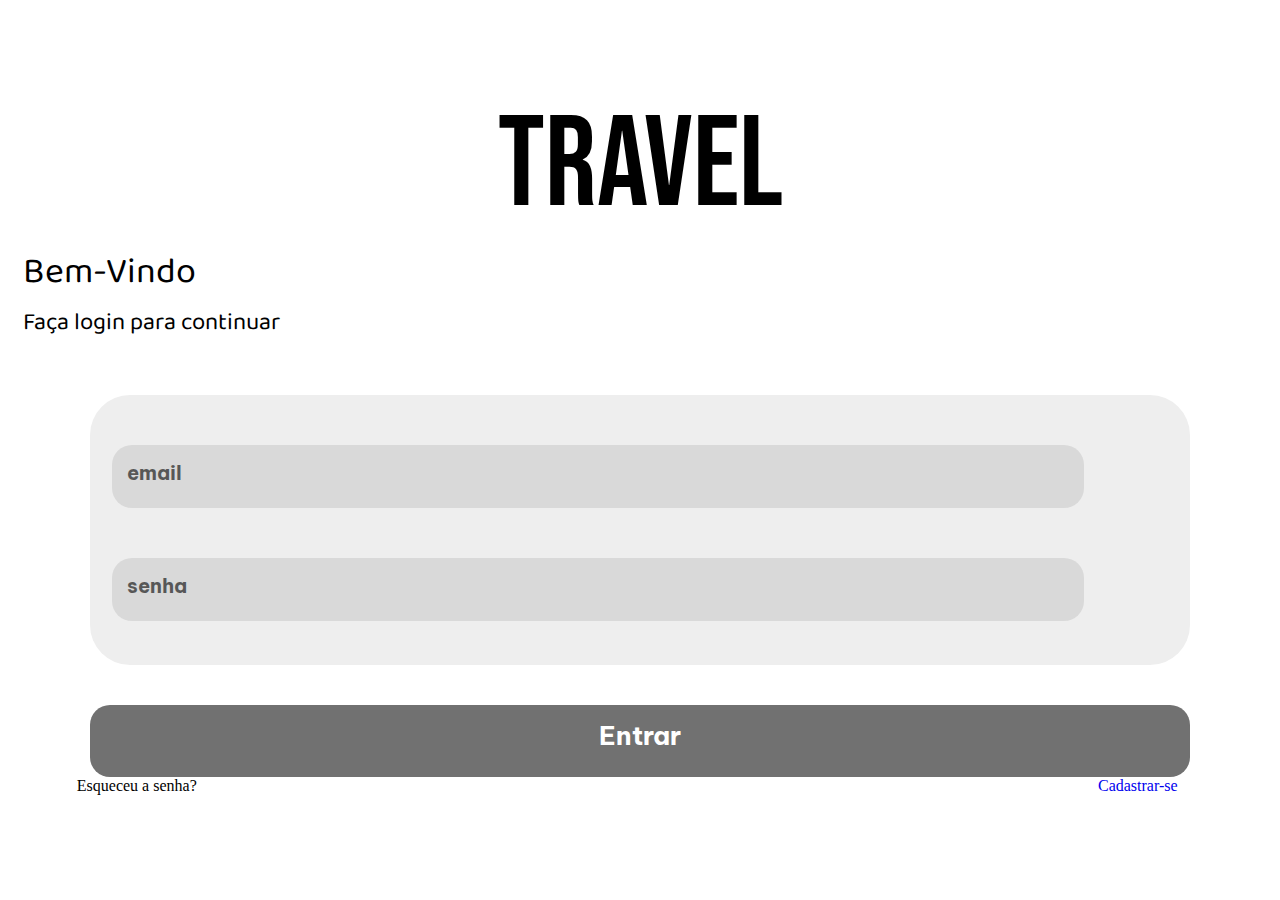
<file: index.html>
<!DOCTYPE html>
<html lang="en">

<head>
    <meta charset="UTF-8">
    <meta http-equiv="X-UA-Compatible" content="IE=edge">
    <meta name="viewport" content="width=device-width, initial-scale=1.0">
    <link rel="stylesheet" href="./css/style.css">
    <title>Tela de login</title>
</head>

<body>
    <div>
        <h1 class="titulo">TRAVEL</h1>
        <p id="BemVindo-Texto">Bem-Vindo</p>
        <p id="FaçaLogin-Texto">Faça login para continuar</p>
    </div>

    <div class="container-login">
        <div class="container-email">
            <p>email</p>
        </div>
        <div class="container-senha">
            <p>senha</p>
        </div>
    </div>
    <div class="botao-entrar">
        <a href="./HomePage.html">
            <p>Entrar</p>
        </a>
    </div>
    <div class="botao-entrar-adicional">
        <p>Esqueceu a senha?</p>
        <a href="./TelaDeCadastro.html">
            <p>Cadastrar-se</p>
        </a>
    </div>
</body>

</html>
</file>
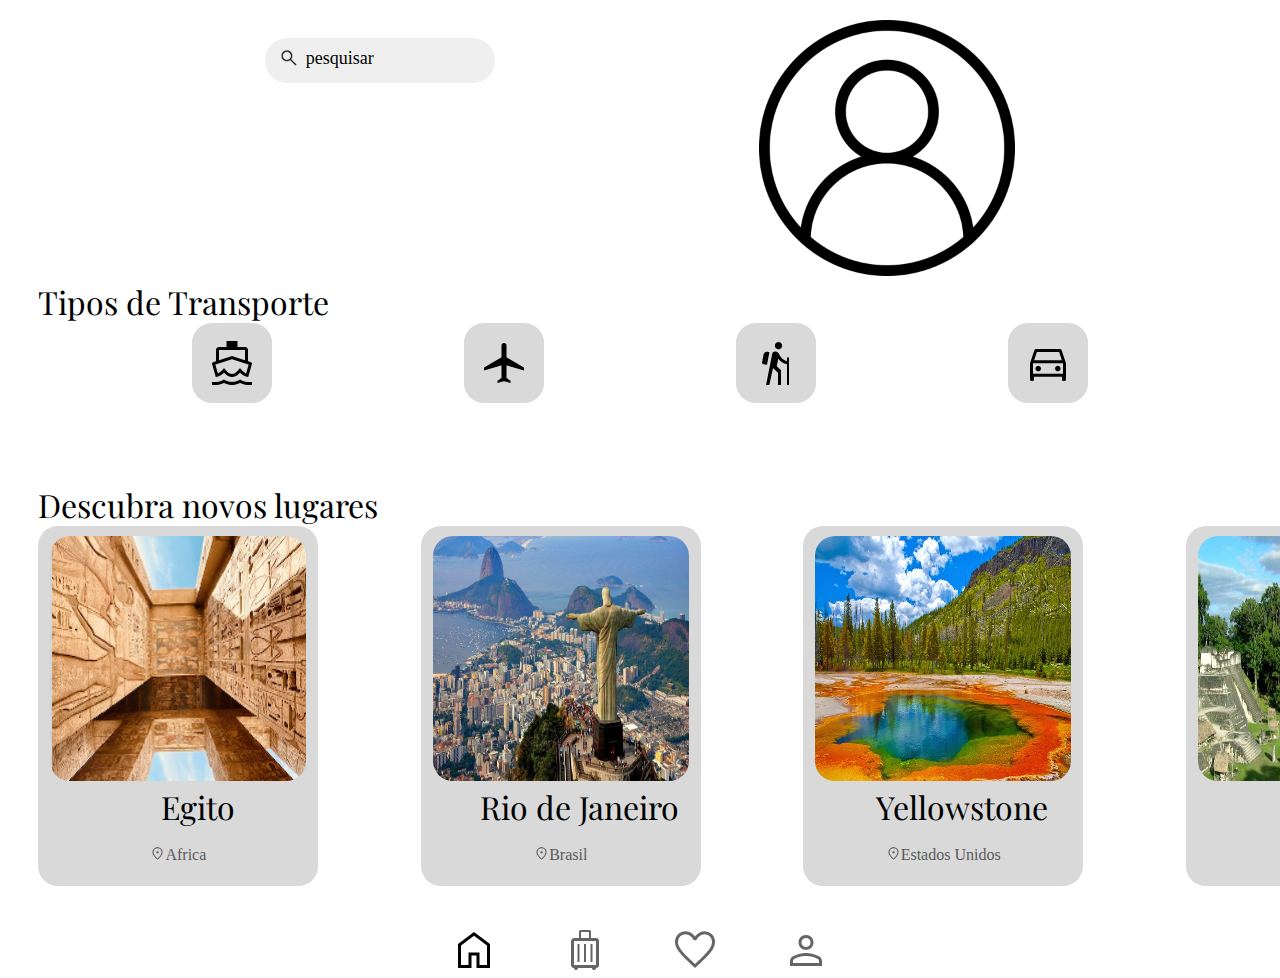
<file: HomePage.html>
<!DOCTYPE html>
<html lang="en">

<head>
    <meta charset="UTF-8">
    <meta http-equiv="X-UA-Compatible" content="IE=edge">
    <meta name="viewport" content="width=device-width, initial-scale=1.0">
    <link rel="stylesheet" href="./css/style.css">
    <title>Home Page</title>
</head>

<body>
    <div class="cabeçario">
        <div class="barra-pesquisa">
            <img src="./midia/search_icon.png" alt="">
            <p>pesquisar</p>
        </div>
        <div class="icon-conta">
            <img src="./midia/user-profile-icon-free-vector.png" alt="">
        </div>
    </div>
    <div class="corpo">
        <div>
            <h1>Tipos de Transporte</h1>
            <div class="transportes">
                <div class="caixa-transporte">
                    <img src="./midia/barco_icon.png" alt="">
                </div>
                <div class="caixa-transporte">
                    <img src="./midia/aviao_icon.png" alt="">
                </div>
                <div class="caixa-transporte">
                    <img src="./midia/pessoa_icon.png" alt="">
                </div>
                <div class="caixa-transporte">
                    <img src="./midia/carro_icon.png" alt="">
                </div>
            </div>
        </div>
        <h1>Descubra novos lugares</h1>
        <div class="caixa-carrossel">
            <div class="carrossel">
                <img src="./midia/egito.png" alt="">
                <h1>Egito</h1>
                <div class="baixo-foto">
                    <img src="./midia/local_icon.png" alt="">
                    <p>Africa</p>
                </div>
            </div>
            <div class="carrossel">
                <img src="./midia/rio-de-janeiro.webp" alt="">
                <h1>Rio de Janeiro</h1>
                <div class="baixo-foto">
                    <img src="./midia/local_icon.png" alt="">
                    <p>Brasil</p>
                </div>
            </div>
            <div class="carrossel">
                <img src="./midia/yellowstone.jpg" alt="">
                <h1>Yellowstone</h1>
                <div class="baixo-foto">
                    <img src="./midia/local_icon.png" alt="">
                    <p>Estados Unidos</p>
                </div>
            </div>
            <div class="carrossel">
                <img src="./midia/tikal.jpg" alt="">
                <h1>Tikal</h1>
                <div class="baixo-foto">
                    <img src="./midia/local_icon.png" alt="">
                    <p>Guatemala</p>
                </div>
            </div>
        </div>

    </div>
    <div class="rodape">
        <div class="botao-troca">
            <a href="./HomePage.html">
                <img id="selecionado" src="./midia/casa_icon.png" alt="">
            </a>
        </div>
        <div class="botao-troca">
            <img src="./midia/bagagem_icon.png" alt="">
        </div>
        <div class="botao-troca">
            <img src="./midia/coração_icon.png" alt="">
        </div>
        <div class="botao-troca">
            <a href="./PerfilUser.html">
                <img src="./midia/conta_icon.png" alt="">
            </a>
        </div>
    </div>
</body>

</html>
</file>
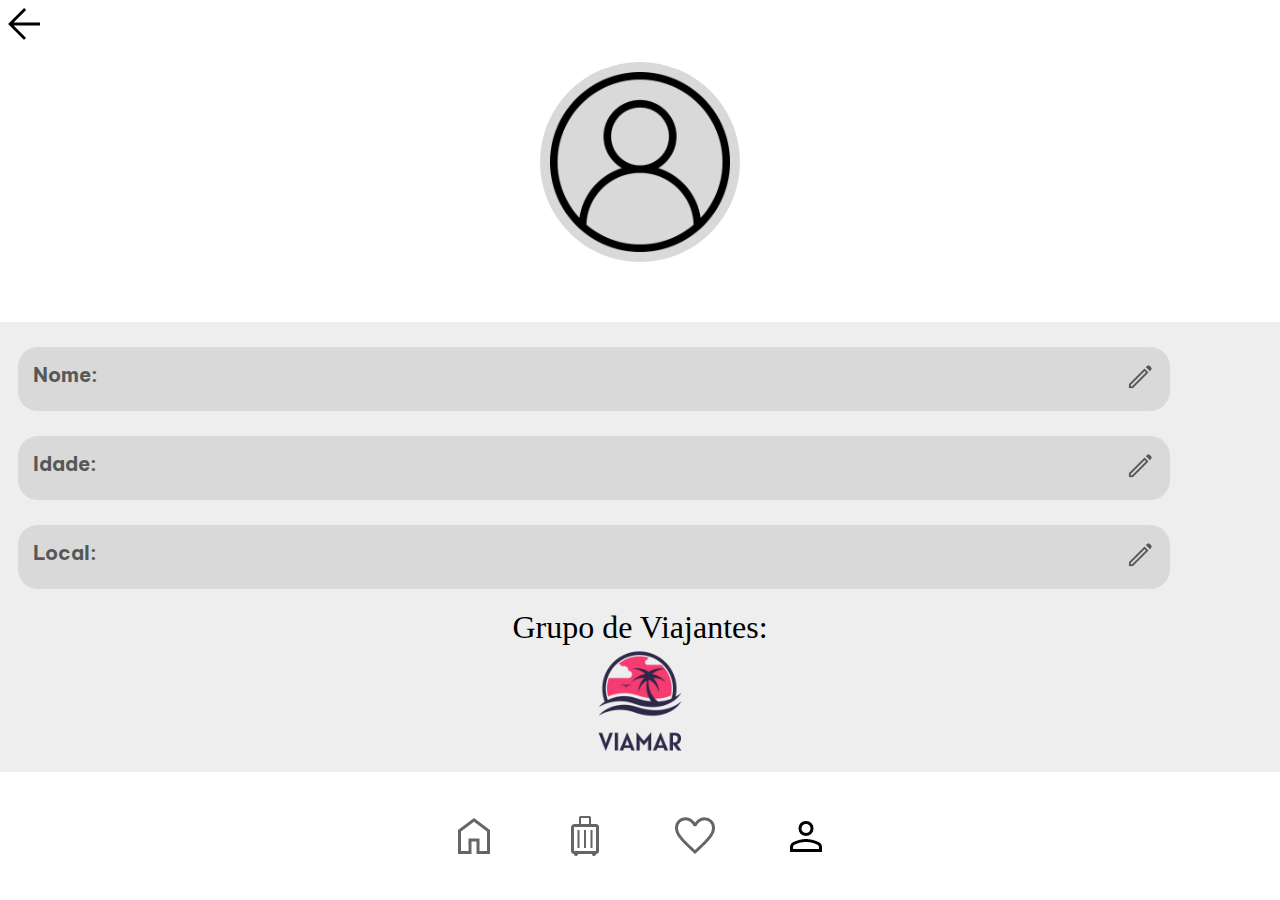
<file: PerfilUser.html>
<!DOCTYPE html>
<html lang="en">
<head>
    <meta charset="UTF-8">
    <meta http-equiv="X-UA-Compatible" content="IE=edge">
    <meta name="viewport" content="width=device-width, initial-scale=1.0">
    <link rel="stylesheet" href="./css/style.css">
    <title>Perfil Usuario</title>
</head>
<body>
    <a href="./HomePage.html">
        <img src="./midia/setavoltar_icon.png" alt="">
    </a>
    <div class="foto-user-caixa">
        <div class="foto-user">
            <img src="./midia/user-profile-icon-free-vector.png" alt="">
        </div>
    </div>
    <div class="caixa-dadosPessoais">
        <div class="dados-inserir">
            <p>Nome: </p>
            <img src="./midia/editar-icon.png" alt="">
        </div>
        <div class="dados-inserir">
            <p>Idade: </p>
            <img src="./midia/editar-icon.png" alt="">
        </div>
        <div class="dados-inserir">
            <p>Local: </p>
            <img src="./midia/editar-icon.png" alt="">
        </div>
        <div class="grupo-viajante">
            <p>Grupo de Viajantes:</p>
            <img src="./midia/logo-grupo-icon.png" alt="">
        </div>
    </div>
    <div class="rodape">
        <div class="botao-troca">
            <a href="./HomePage.html">
                <img src="./midia/casa_icon.png" alt="">
            </a> 
        </div>
        <div class="botao-troca">
            <img src="./midia/bagagem_icon.png" alt="">
        </div>
        <div class="botao-troca">
            <img src="./midia/coração_icon.png" alt="">
        </div>
        <div class="botao-troca">
            <a href="./PerfilUser.html">
                <img id="selecionado" src="./midia/conta_icon.png" alt="">
            </a>
        </div>
    </div>
</body>
</html>
</file>
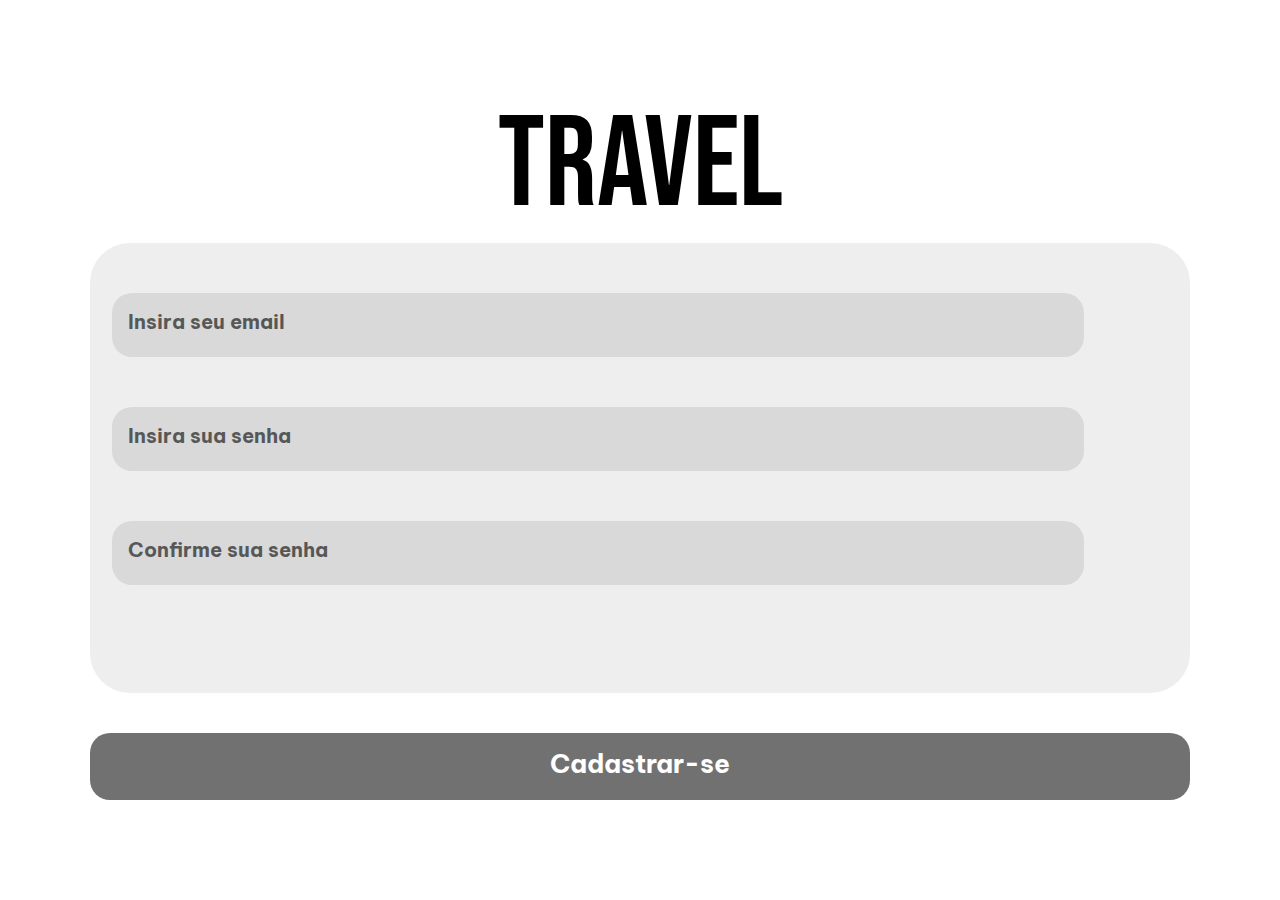
<file: TelaDeCadastro.html>
<!DOCTYPE html>
<html lang="en">
<head>
    <meta charset="UTF-8">
    <meta http-equiv="X-UA-Compatible" content="IE=edge">
    <meta name="viewport" content="width=device-width, initial-scale=1.0">
    <link rel="stylesheet" href="./css/style.css">
    <title>Tela de cadastro</title>
</head>
<body>
    <div>
        <h1 class="titulo-cadastro">TRAVEL</h1>
    </div>
    <div class="container-cadastro">
        <div class="container-cadastro-dentro">
            <p>Insira seu email</p>
        </div>
        <div class="container-cadastro-dentro">
            <p>Insira sua senha</p>
        </div>
        <div class="container-cadastro-dentro">
            <p>Confirme sua senha</p>
        </div>
    </div>
    <div class="botao-cadastro">
        <a href="./HomePage.html">
            <p>Cadastrar-se</p>
        </a>
    </div>
</body>
</html>
</file>
<file: css/style.css>
@import url('https://fonts.googleapis.com/css2?family=Bebas+Neue&display=swap');
@import url('https://fonts.googleapis.com/css2?family=Baloo+Da+2&display=swap');
@import url('https://fonts.googleapis.com/css2?family=Be+Vietnam+Pro:wght@100&display=swap');
@import url('https://fonts.googleapis.com/css2?family=Playfair+Display&display=swap');

*{
    margin: 0;
    padding: 0;
    text-decoration: none;
}

/* Tela de login */
.titulo{
    font-family: 'Bebas Neue', 'cursive';
    font-size: 128px;
    display: flex;
    margin-top: 10vh;
    justify-content: center;
    font-weight: lighter;
}
#BemVindo-Texto{
    font-family: 'Baloo Da 2', cursive;
    font-size: 36px;
    margin-left: 23px;

}
#FaçaLogin-Texto{
    font-family: 'Baloo Da 2', cursive;
    font-size: 24px;
    margin-left: 23px;
    height: 32px;
}
.container-login{
    background-color: #EEEEEE;
    margin-left: 23px;
    margin-top: 60px;
    width: 86vw;
    height: 30vh;
    border-radius: 40px;
    overflow: auto;
    margin-left: auto;
    margin-right: auto;
}
.container-email{
    background-color: #D9D9D9;
    width: 76vw;
    height: 7vh;
    border-radius: 20px;
    margin-top: 50px;
    margin-left: 22px;
    overflow: auto;
}
.container-email p{
    font-family: 'Be Vietnam Pro', sans-serif;
    opacity: 60%;
    font-size: 20px;
    font-weight:bolder;
    margin-left: 15px;
    margin-top: 15px;
}
.container-senha{
    background-color: #D9D9D9;
    width: 76vw;
    height: 7vh;
    border-radius: 20px;
    margin-top: 50px;
    margin-left: 22px;
    overflow: auto;
}
.container-senha p{
    font-family: 'Be Vietnam Pro', sans-serif;
    opacity: 60%;
    font-size: 20px;
    font-weight:bolder;
    margin-left: 15px;
    margin-top: 15px;
}
.botao-entrar{
    background-color: #717171;
    width: 86vw;
    height: 8vh;
    border-radius: 20px;
    margin-top: 40px;
    overflow: auto;
    margin-left: auto;
    margin-right: auto;
}
.botao-entrar p{
    font-family: 'Be Vietnam Pro', sans-serif;
    color: #ffffff;
    font-size: 26px;
    font-weight: bolder;
    margin-top: 14px;
    display: flex;
    justify-content: center;
}
.botao-entrar-adicional{
    width: 86vw;
    margin-left: 6vw;
    display: flex;
    justify-content: space-between;
}
/* Tela de login */

/* Tela de cadastro */
.titulo-cadastro{
    font-family: 'Bebas Neue', 'cursive';
    font-size: 128px;
    display: flex;
    margin-top: 10vh;
    justify-content: center;
    font-weight: lighter;
}
.container-cadastro{
    background-color: #EEEEEE;
    margin-left: 23px;
    width: 86vw;
    height: 50vh;
    border-radius: 40px;
    overflow: auto;
    margin-left: auto;
    margin-right: auto;
}

.container-cadastro-dentro{
    background-color: #D9D9D9;
    width: 76vw;
    height: 64px;
    border-radius: 20px;
    margin-top: 50px;
    margin-left: 22px;
    overflow: auto;
}
.container-cadastro-dentro p{
    font-family: 'Be Vietnam Pro', sans-serif;
    opacity: 60%;
    font-size: 20px;
    font-weight:bolder;
    margin-left: 16px;
    margin-top: 16px;
}

.botao-cadastro{
    background-color: #717171;
    width: 86vw;
    height: 67px;
    border-radius: 20px;
    margin-top: 40px;
    overflow: auto;
    margin-left: auto;
    margin-right: auto;
}
.botao-cadastro p{
    font-family: 'Be Vietnam Pro', sans-serif;
    color: #ffffff;
    font-size: 26px;
    font-weight: bolder;
    margin-top: 14px;
    display: flex;
    justify-content: center;
}

/* HomePage */

.cabeçario{
    display: flex;
    justify-content: space-evenly;
}
.barra-pesquisa{
    display: flex; 
    background-color: #EFEFEF;
    width: 230px;
    height: 45px;
    margin-top: 38px;
    margin-bottom: 80px;
    border-radius: 30px;
}
.barra-pesquisa p{
    margin-top: 10px;
    margin-left: 7px;
    font-size: 18px;
}
.barra-pesquisa img{
    width: 20px;
    height: 20px;
    margin-top: 10px;
    margin-left: 14px;
}
.icon-conta img{
    width: 20vw;
    margin-top: 20px;
}
.corpo h1{
    font-family: 'Playfair Display', serif;
    font-weight: lighter;
    margin-left: 3vw;
}
.transportes{
    display: flex;
    justify-content: center;
    justify-content: space-evenly;
    margin-bottom: 80px;
}
.caixa-transporte{
    width: 80px;
    height: 80px;
    background-color: #D9D9D9;
    border-radius: 20px;
}
.caixa-transporte img{
    width: 48px;
    height: 48px;
    margin-left: 16px;
    margin-top: 16px;
}
.caixa-carrossel{
    margin-left: 3vw;
    width: 100vw;
    display: flex;
    overflow-x: auto;
}
.carrossel{
    width: 280px;
    height: 360px;
    background-color: #D9D9D9;
    border-radius: 20px;
    flex: none;
    margin-right: 8vw;
}
.carrossel img{
    width: 256px;
    height: 245px;
    margin-top: 10px;
    margin-left: 12px;
    border-radius: 20px; 
}
.carrossel h1{
    text-align: center;
    margin-bottom: 18px;
}
.baixo-foto{
    display: flex;
    justify-content: center;
    opacity: 60%;
}
.baixo-foto img{
    width: 15px;
    height: 15px;
    margin: 0;
}
.rodape{
    width: 380px;
    display: flex;
    justify-content: center;
    justify-content: space-between;
    margin-top: 40px;
    margin-left: auto;
    margin-right: auto;
}
.rodape img{
    opacity: 60%;
}
#selecionado{
    opacity: 100%;
}
/* Home Page */

/* Perfil Usuario */

.foto-user-caixa{
    width: 200px;
    height: 200px;
    border-radius: 50%;
    background-color: #D9D9D9;
    margin-top: 10px;
    margin-left: auto;
    margin-right: auto;
    display: flex;
    justify-content: center;
}
.foto-user-caixa img{
    margin-top: 10px;
    width: 180px;
    height: 180px;
}
.caixa-dadosPessoais{
    background-color: #EEEEEE;
    width: 100vw;
    height: 450px;
    overflow: auto;
    margin-top: 60px;
}
.dados-inserir{
    background-color: #D9D9D9;
    width: 90vw;
    height: 64px;
    border-radius: 20px;
    margin-top: 25px;
    margin-left: 18px;
    overflow: auto;
    display: flex;
    justify-content: space-between;
}
.dados-inserir img{
    opacity: 60%;
    width: 30px;
    height: 30px;
    margin-top: 15px;
    margin-right: 15px;
}
.dados-inserir p{
    font-family: 'Be Vietnam Pro', sans-serif;
    opacity: 60%;
    font-size: 20px;
    font-weight:bolder;
    margin-left: 15px;
    margin-top: 15px;
}
.grupo-viajante p{
    font-size: 32px;
    margin-top: 20px;
    text-align: center;
}
.grupo-viajante img{
    width: 110px;
    display: block;
    margin-left: auto;
    margin-right: auto;
}
</file>
